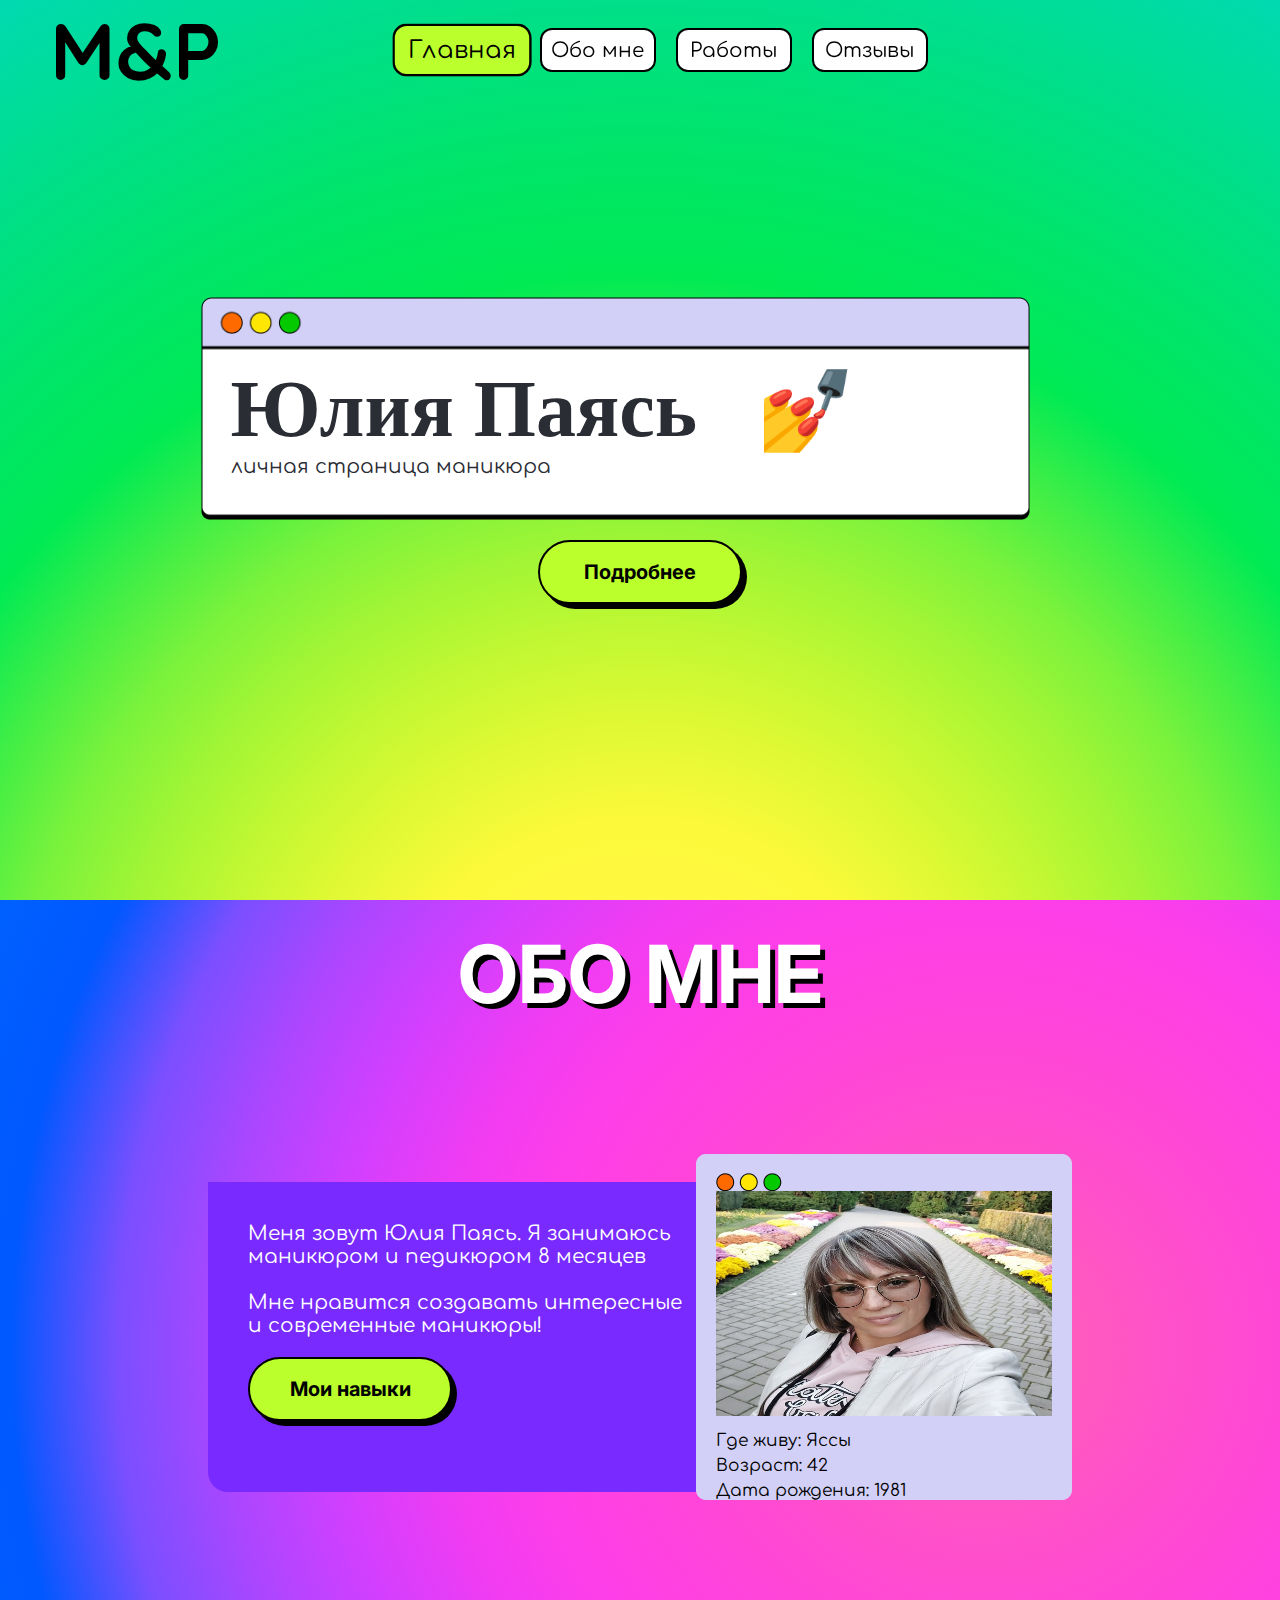
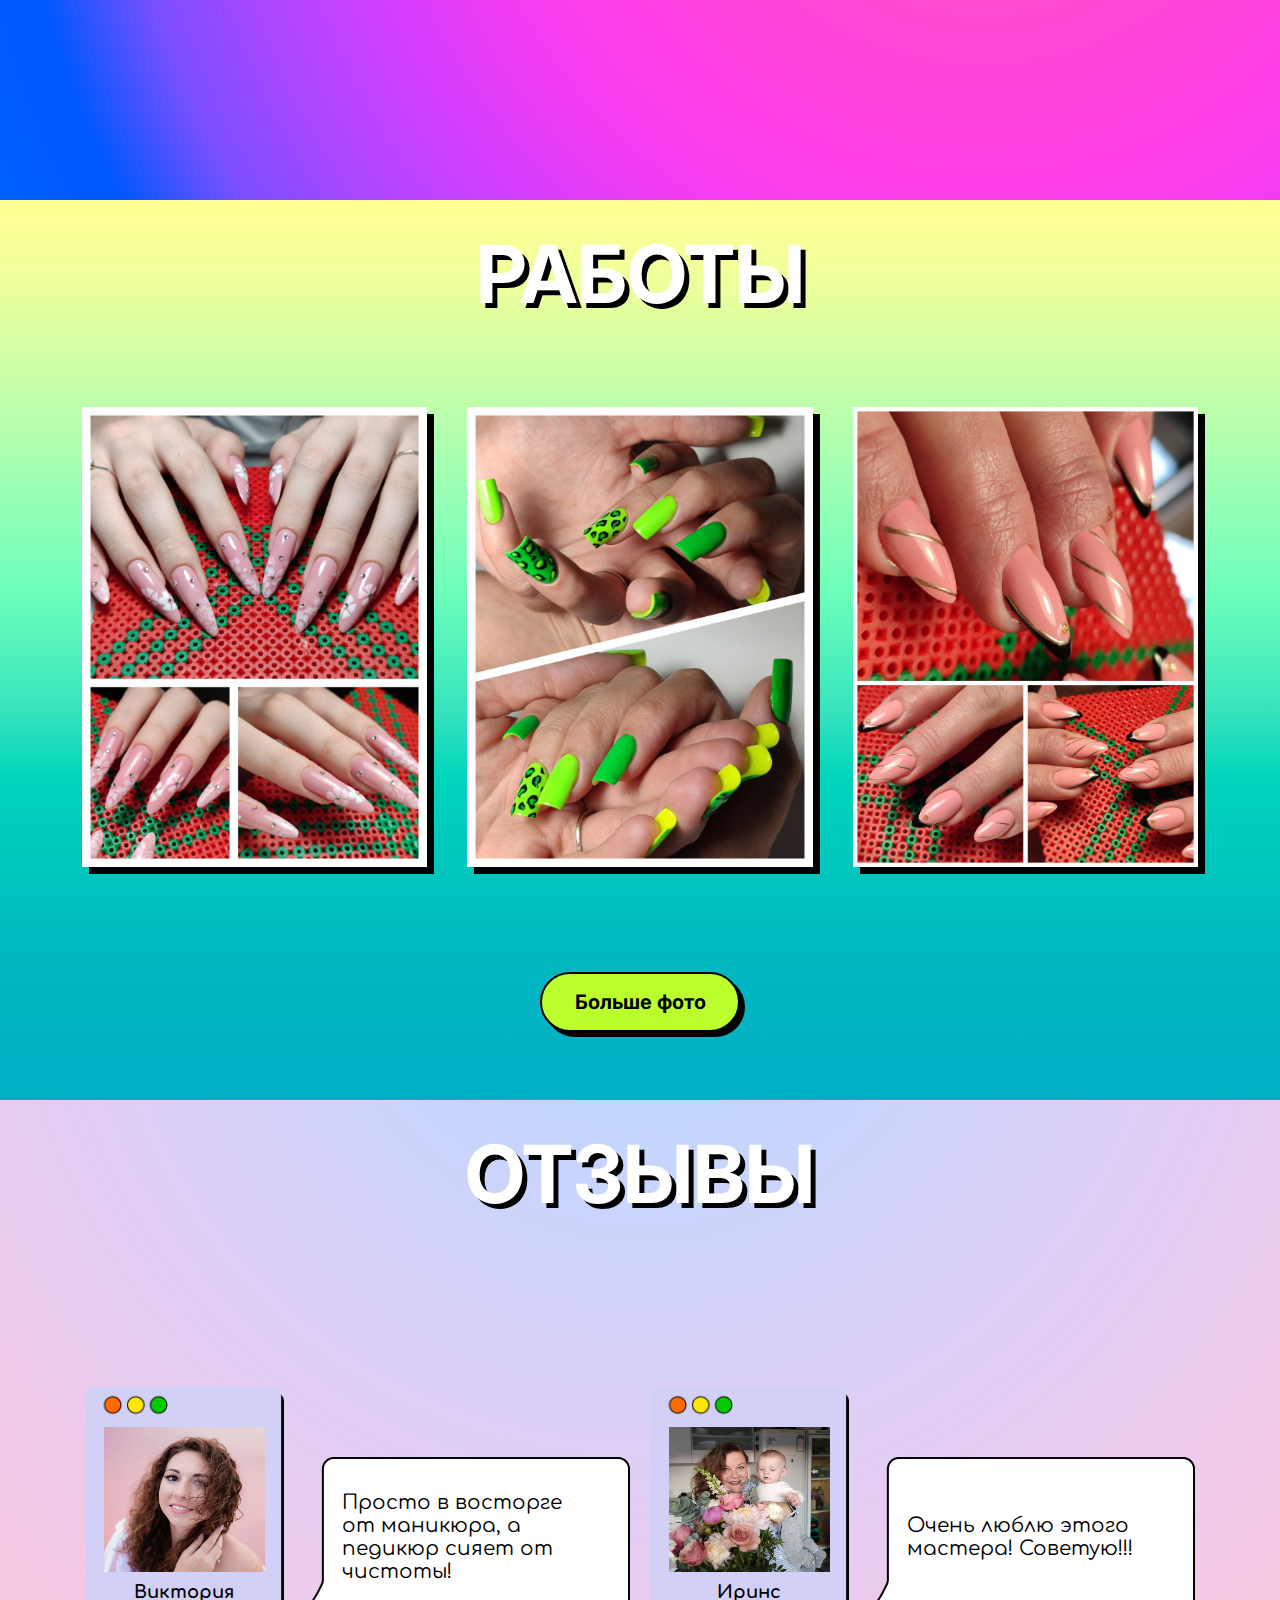
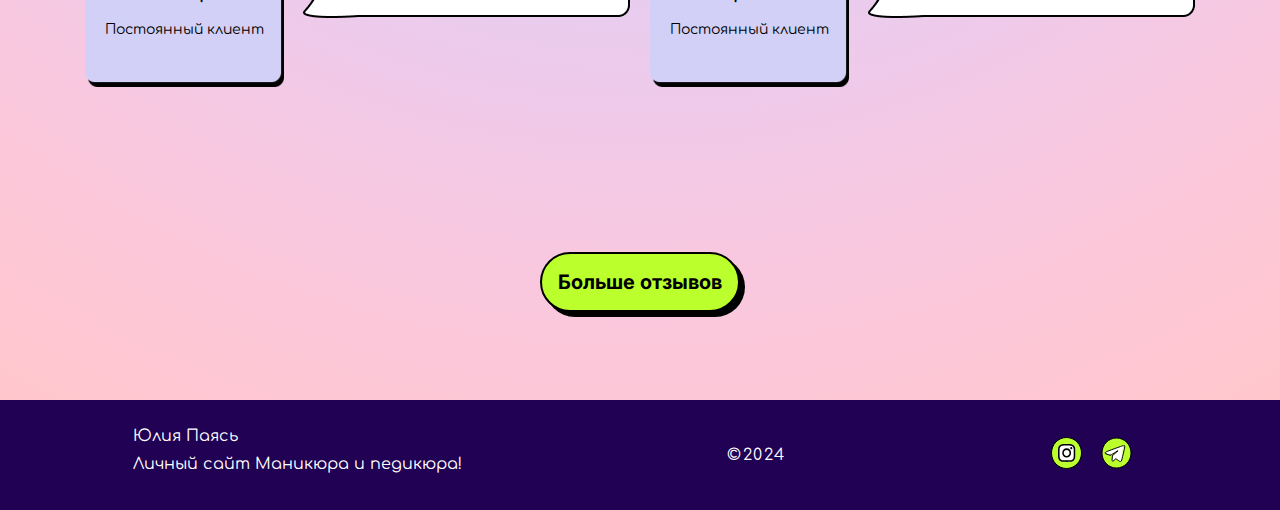
<file: index.html>
<!DOCTYPE html>
<html lang="en">
<head>
    <meta charset="UTF-8">
    <meta name="viewport" content="width=device-width, initial-scale=1.0">
    <link rel="preconnect" href="https://fonts.googleapis.com">
    <link rel="preconnect" href="https://fonts.gstatic.com" crossorigin>
    <link href="https://fonts.googleapis.com/css2?family=Quicksand:wght@300..700&display=swap" rel="stylesheet">
    <link rel="preconnect" href="https://fonts.googleapis.com">
    <link rel="preconnect" href="https://fonts.gstatic.com" crossorigin>
    <link href="https://fonts.googleapis.com/css2?family=Aleo:ital,wght@0,100..900;1,100..900&family=Roboto+Slab:wght@100..900&display=swap" rel="stylesheet">
    <title>M&P</title>
    <link rel="stylesheet" href="style.css">
</head>
<body>
    <nav>
        <header>
        <div class="fixed-menu">
            <h1 class="logo">M&P</h1>
            <div class="nav-links">
                <a class="nav-link main-link active" href="#main">Главная</a>
                <a class="nav-link about-link" href="#about">Обо мне</a>
                <a class="nav-link works-link" href="#works">Работы</a>
                <a class="nav-link works-link" href="#comments">Отзывы</a>
            </div>
            <div class="mobile-button">
                <img class="mobile-btn" src="img/mobile_menu.png" width="40">
                <img class="mobile-btn btn-hide" src="img/close_menu.png" width="40">
            </div>
            <div class="mobile-menu hide">
                <div class="mobile-nav">
                    <div class="mobile-nav-links">
                        <a class="nav-link" href="#main">Главная</a>
                        <a class="nav-link" href="#about">Обо мне</a>
                        <a class="nav-link" href="#works">Работы</a>
                        <a class="nav-link" href="#comments">Отзывы</a>
                    </div>
                </div>
            </div>
        </div>
    </header>
    </nav>

    <section id="main">
        <div class="main-block">
            <div class="main-content">
                <h1 class="main-title">Юлия Паясь</h1>
                <p class="main-subtitle">личная страница маникюра</p>
            </div>
            <div class="button buttonXS">
                <a href="./Info/index.html">Подробнее</a>  
            </div>
        </div>
    </section>

    <section id="about">
        <h1 class="title">ОБО МНЕ</h1>
            <div class="about-block">
                <div class="about-content">
                    <div class="about-text">
                        <p class="about-title"> Меня зовут Юлия Паясь. 
                            Я занимаюсь маникюром и педикюром 
                            8 месяцев <br><br>
                            Мне нравится создавать интересные и 
                            современные маникюры!
                        </p>
                        <div class="button buttonXS">
                            <a href="#works">Мои навыки</a>
                        </div>
                    </div>
                </div>
                <div class="about-card">
                    <img src="photo_2022-11-07_10-36-36-fotor-20240613152212.png">
                    <p>Где живу: Яссы</p>
                    <p>Возраст: 42</p>
                    <p>Дата рождения: 1981</p>
                </div>
            </div>
    </section>
    <section id="works">
        <h1 class="title">РАБОТЫ</h1>
        <div class="works-block">
            <img src="photo_2024-06-09_18-53-26.jpg" alt="">
            <img src="photo_2024-06-09_18-53-59.jpg" alt="">
            <img src="photo_2024-06-09_18-53-02.jpg" alt="">
        </div>
        <button class="button buttonX b"><a href="./Photo/index.html">Больше фото</a></button>
    </section>

    <section id="comments">
        <h1 class="title">ОТЗЫВЫ</h1>
        <div class="comments-block"> 
            <div class="comment-card">
                <img src="abobyc.png">
                <h3>Виктория</h3>
                <p>Постоянный клиент</p>
            </div>
            <div class="comment">
                <p>
                    Просто в восторге от маникюра, а педикюр сияет от чистоты! 
                </p>
            </div>
            <div class="comment-card">
                <img src="photo_2024-05-16_20-56-14-fotor-2024061217824.png">
                <h3>Иринс</h3>
                <p>Постоянный клиент</p>
            </div>
            <div class="comment">
                <p>
                   Очень люблю этого мастера! Советую!!!
                </p>
            </div>
        </div>
        <button class="button buttonX" id="button"><a href="./Comments/index.html">Больше отзывов</a></button>
    </section>
    <footer>
        <div class="footer-info">
            <p>Юлия Паясь</p>
            <p>Личный сайт Маникюра и педикюра!</p>
        </div>
        <div class="footer-year">
            <p>©2024</p>
        </div>
        <div class="footer-links">
            <a href="https://www.instagram.com/nail_beauty_yuliia?igsh=MTdxOHZuMDhiZ21zcQ=="><img src="img/instagram.svg"></a>
            <a href="https://t.me/+380679310561"><img src="img/telegram.svg"></a>
        </div>
    </footer>

    <script src="script.js"></script>
</body>
</html>
</file>
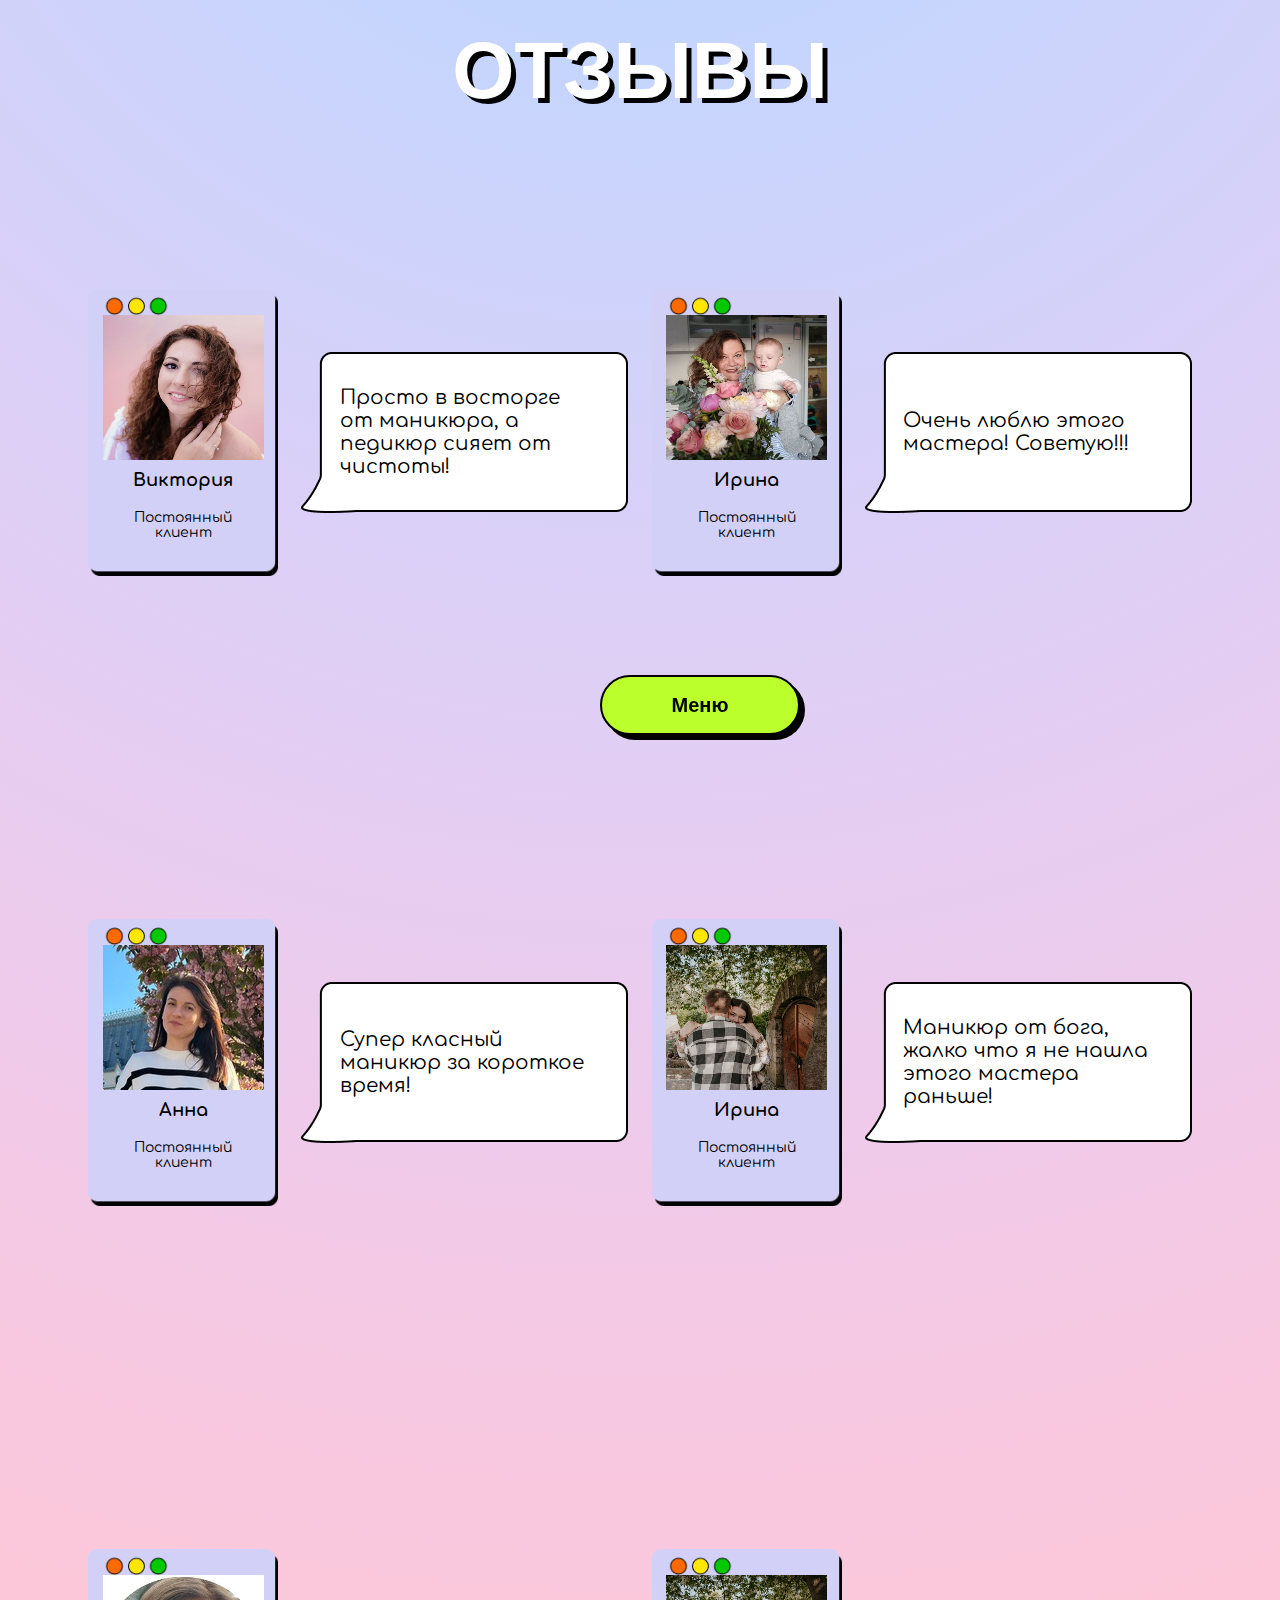
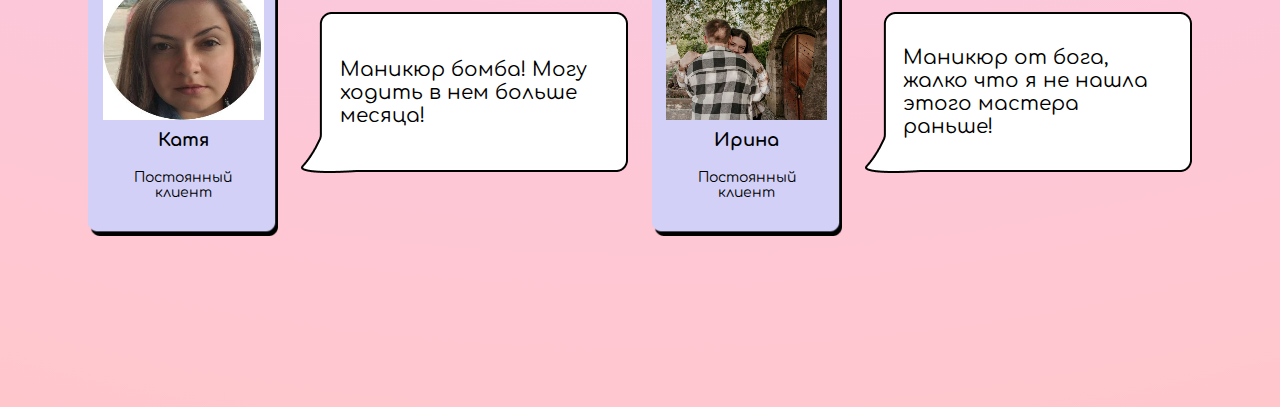
<file: Comments/index.html>
<!DOCTYPE html>
<html lang="en">
<head>
    <meta charset="UTF-8">
    <meta name="viewport" content="width=device-width, initial-scale=1.0">
    <title>Comments</title>
    <link rel="stylesheet" href="./style.css">
</head>
    <body>
        <section id="comments">
        <header>
            <button class="button"><a href="https://lakatron4k.github.io/MandP/">Меню</a></button>
        </header>
            <h1 class="title">ОТЗЫВЫ</h1>
            <div class="comments-block"> 
                <div class="comment-card">
                    <img src="abobyc.png">
                    <h3>Виктория</h3>
                    <p>Постоянный клиент</p>
                </div>
                <div class="comment">
                    <p>
                        Просто в восторге от маникюра, а педикюр сияет от чистоты!
                    </p>
                </div>
                <div class="comment-card">
                    <img src="photo_2024-05-16_20-56-14-fotor-2024061217824.png">
                    <h3>Ирина</h3>
                    <p>Постоянный клиент</p>
                </div>
                <div class="comment">
                    <p>
                       Очень люблю этого мастера! Советую!!!
                    </p>
                </div>
            </div>
            <div class="comments-block"> 
                <div class="comment-card">
                    <img src="photo_2023-05-12_00-02-33-fotor-20240613154934.png">
                    <h3>Анна</h3>
                    <p>Постоянный клиент</p>
                </div>
                <div class="comment">
                    <p>
                        Супер класный маникюр за короткое время!
                    </p>
                </div>
                <div class="comment-card">
                    <img src="photo_2023-05-10_22-47-56-fotor-20240613155336.png">
                    <h3>Ирина</h3>
                    <p>Постоянный клиент</p>
                </div>
                <div class="comment">
                    <p>
                       Маникюр от бога, жалко что я не нашла этого мастера раньше!
                    </p>
                </div>
            </div>
            <div class="comments-block"> 
                <div class="comment-card">
                    <img src="photo_2024-06-14_11-55-34-fotor-20240614115829.png">
                    <h3>Катя</h3>
                    <p>Постоянный клиент</p>
                </div>
                <div class="comment">
                    <p>
                        Маникюр бомба! Могу ходить в нем больше месяца!
                    </p>
                </div>
                <div class="comment-card">
                    <img src="photo_2023-05-10_22-47-56-fotor-20240613155336.png">
                    <h3>Ирина</h3>
                    <p>Постоянный клиент</p>
                </div>
                <div class="comment">
                    <p>
                       Маникюр от бога, жалко что я не нашла этого мастера раньше!
                    </p>
                </div>
            </div>
        </section>
    </body>
</html>
</file>
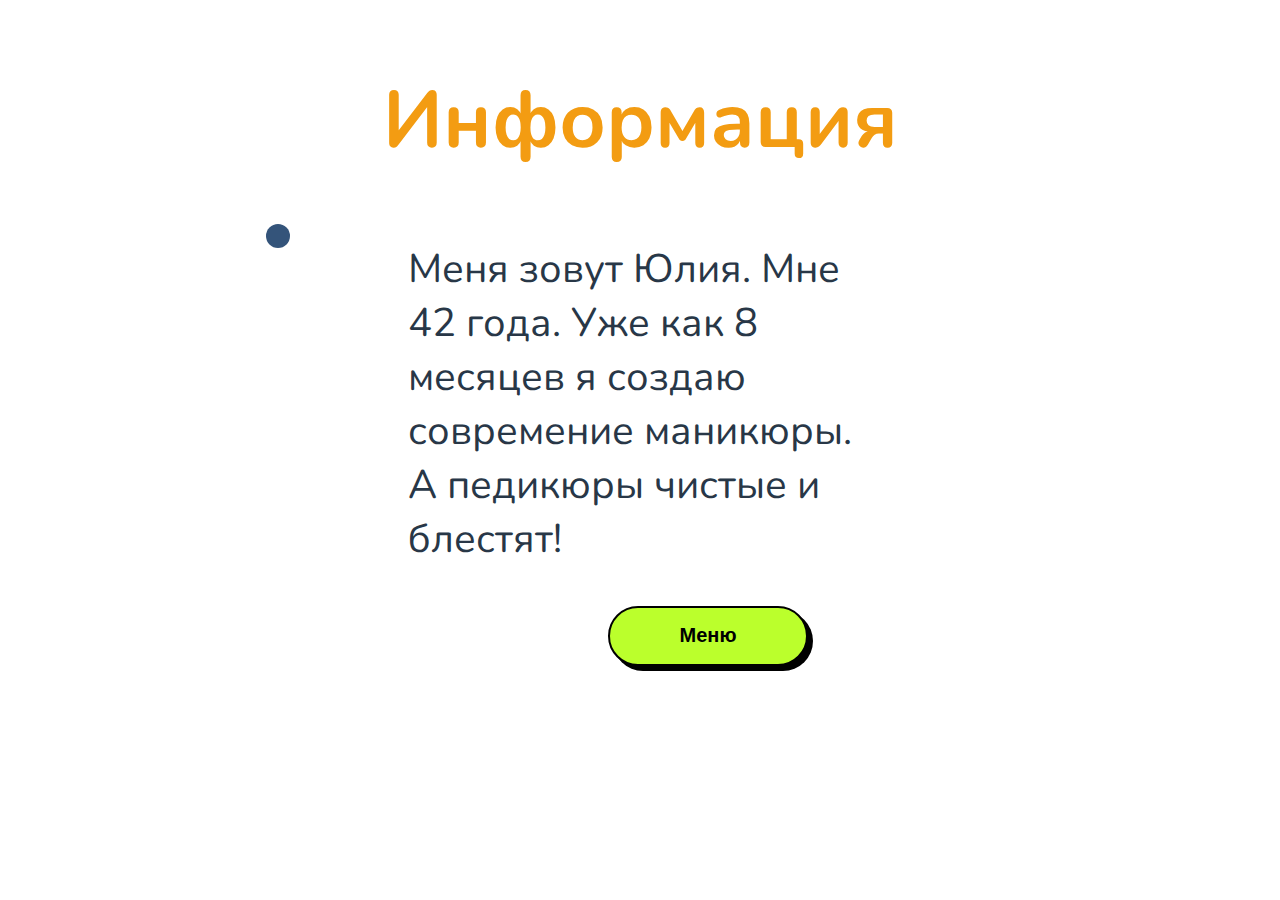
<file: Info/index.html>
<!DOCTYPE html>
<html lang="en">
<head>
    <meta charset="UTF-8">
    <meta name="viewport" content="width=device-width, initial-scale=1.0">
    <link rel="preconnect" href="https://fonts.googleapis.com">
    <link rel="preconnect" href="https://fonts.gstatic.com" crossorigin>
    <link href="https://fonts.googleapis.com/css2?family=Nunito:ital,wght@0,200..1000;1,200..1000&display=swap" rel="stylesheet">
    <title>Info</title>
    <link rel="stylesheet" href="style.css">
</head>
    <body>
        <h2>Информация</h2>
        <p>Меня зовут Юлия. Мне 42 года. Уже как 8 месяцев я создаю современие маникюры.
            А педикюры чистые и блестят!
        </p>
        <button><a href="https://lakatron4k.github.io/MandP/">Меню</a></button>
    </body>
</html>
</file>
<file: style.css>
@import url('https://fonts.googleapis.com/css2?family=Comfortaa:wght@700&family=Inter:wght@700&display=swap');

*{
    margin: 0;
    font-family: 'Inter', sans-serif;
    scroll-behavior: smooth;
}

section{
    background-position: center;
    background-repeat: no-repeat;
    background-size: cover;
    min-height: 100vh;
    position: relative;
}

#main{
background-image: radial-gradient(circle at 50% 120.71%, #fff358 0, #fff64c 7.14%, #fff841 14.29%, #fbf939 21.43%, #e0f934 28.57%, #c2f832 35.71%, #a1f535 42.86%, #79f23c 50%, #3fee46 57.14%, #00ea54 64.29%, #00e663 71.43%, #00e375 78.57%, #00df88 85.71%, #00dc9c 92.86%, #00d9b1 100%);
}

 #about{
    background-image: radial-gradient(circle at 76.77% 50%, #ff65b3 0, #ff59c0 10%, #ff4ecd 20%, #ff45d9 30%, #ff3fe6 40%, #f23cf2 50%, #d33ffe 60%, #ad46ff 70%, #7b4fff 80%, #0058ff 90%, #0060ff 100%);
 }
 #works{
    background-image: linear-gradient(180deg, #ffff93 0, #f4ff9a 7.14%, #dcffa2 14.29%, #c3ffaa 21.43%, #a8ffb1 28.57%, #8dffb7 35.71%, #70ffbb 42.86%, #53f2bc 50%, #33e3bc 57.14%, #00d5bc 64.29%, #00cabd 71.43%, #00c0be 78.57%, #00b8c0 85.71%, #00b2c3 92.86%, #00aec7 100%);
 }
 
 #comments{
    background-image: radial-gradient(circle at 50% -20.71%, #b2dafc 0, #b8d9fd 6.25%, #bed7fd 12.5%, #c5d5fd 18.75%, #ccd4fc 25%, #d2d2fa 31.25%, #d9d0f8 37.5%, #dfcff5 43.75%, #e5cdf2 50%, #eaccee 56.25%, #efcaea 62.5%, #f4c9e5 68.75%, #f8c8e0 75%, #fbc8db 81.25%, #fdc7d6 87.5%, #ffc7d1 93.75%, #ffc7cc 100%);
 }

 .main-block, .about-block, .works-block, .comments-block{
    display: flex;
    justify-content: center;
    align-items: center;
    min-height: 70vh;
}

.main-block{
    flex-direction: column;
    height: 100vh;
}

.main-content{
    background-image: url(img/form1.png);
    background-repeat: no-repeat;
    background-size: contain;
    width: 849px;
    height: 223px;
    padding-left: 30px;
    z-index: 2;
}

.main-title{
    padding-top: 67px;
    color: #2B2D35;
    font-size: 80px;
    font-family: Georgia, 'Times New Roman', Times, serif;
}
.main-title::before{
    content:"💅";
    position: absolute;
    margin-left: 525px;
    width: 0px;
    height: 0px;
    border-radius: 1px;
    background-color: #34547A;
    animation: updown 2s infinite;
    transition: 500ms;
}
@keyframes updown{
    0%{
        margin-left: 525px;
    }
    50%{
        margin-top: 45px;
        margin-left: 525px;
    }
    100%{
        margin-left: 525px;
    }
}
.main-subtitle{
    color: #2B2D35;
    font-size: 20px;
    font-family: 'Comfortaa';
}

.button{
    width: 200px;
    height: 60px;
    border-radius: 100px;
    border: 2px solid #000;
    background: #BBFF2C;
    display: flex;
    justify-content: center;
    align-items: center;
    box-shadow: 5px 5px 0 #000000;
    margin-top: 20px;
    transition-duration: 0.3s;
}

.button a {
    color: #000;
    font-size: 20px;
    font-weight: 700;
    text-decoration: none;
}

.button:hover{
    background: #a0d826;
}

nav{
    position: fixed;
    top: 0;
    width: 100%;
    z-index: 10;
}

.logo{
    font-family: Quicksand;
    color: black;
    font-size: 80px;
    padding-left: 50px;
}

.fixed-menu{
    display: flex;
    justify-content: space-between;
    align-items: center;
    flex: 1;
}

.nav-links{
    display: flex;
    justify-content: center;
    flex-grow: 1;
    padding-right: 150px;
}

.nav-link{
    width: 112px;
    height: 40px;
    border-radius: 12px;
    border: 2px solid #000;
    background-color: #FFF;
    text-decoration: none;
    color: #000;
    font-size: 20px;
    font-family: 'Comfortaa';
    display: flex;
    justify-content: center;
    align-items: center;
    margin-right: 20px;
    transition-duration: 0.3s;
}

.active, .nav-link:hover{
    background-color: #BBFF2C;
    transform: scale(1.2, 1.2);
}

.mobile-button{
    display: none;
    width: 40px;
    position: absolute;
    right: 20px;
    top: 20px;
}

.hide{
    display: none;
}

.mobile-menu{
    position: absolute;
    top: 0;
    z-index: -1;
    width: 100%;
    background-color: #200153;
    min-height: 100vh;
}

.mobile-nav{
    height: 100vh;
    display: flex;
    flex-direction: column;
    justify-content: center;
    align-items: center;
}

.mobile-nav-links .nav-link{
    margin-bottom: 30px;
    width: 210px;
    height: 50px;
}

.off-scroll{
    overflow: hidden;
}


.moving-planet{
    background: url(img/moving-planet.png);
    background-repeat: no-repeat;
    width: 200px;
    height: 230px;
    transform: rotate(-15deg);
    position: absolute;
    bottom: 30px;
    left: 30px;
}

@keyframes planet-move {
	from{transform: translateY(0px);}
	to {transform: translateY(70px);}
}

.moving-planet, .moving-cloud, .moving-planet2{
    animation-name: planet-move;
    animation-duration: 2s;
    animation-iteration-count: infinite;
    animation-direction: alternate;
}

.title{
    padding-top: 25px;
    text-align: center;
    color: #FFF;
    font-size: 80px;
    text-shadow: 5px 5px 0 #000000;
}

/* Обо мне */

.about-content{
    width: 35%;
    height: 270px;
    border-radius: 0px 0px 0px 20px;
    background: #792AFF;
    padding-left: 40px ;
    padding-top: 40px;
    position: relative;
    display: flex;
}

.about-title{
    color: #FFF;
    font-size: 20px;
    max-width: 463px;
    margin-bottom: 20px;
    font-family: 'Comfortaa';
}

.about-card{
    background-image: url(img/form2.png);
    background-repeat: no-repeat;
    width: 376px;
    height: 346px;
    display: flex;
    flex-direction: column;
    justify-content: center;
    align-items: center;
    padding-top: 20px;
    position: relative;
}

.about-card p{
    color: #000;
    font-size: 17px;
    align-self: start;
    padding-left: 20px;
    line-height: 25px;
    font-family: 'Comfortaa';
}

.about-card img{
    padding-bottom: 12px;
}

.moving-cloud{
    background: url(img/cloud.png);
    background-repeat: no-repeat;
    width: 180px;
    height: 162px;
    position: absolute;
    bottom: 30px;
    left: 30px;
}

/* Работы */

 .works-block img{
     margin: 0 20px;
     width: 27%;
     box-shadow: 7px 7px 0 #000000;
 }

/* Отзывы */

 .comments-block{
    justify-content: space-evenly;
    max-width: 1150px;
    margin: auto;
}

.comment-card{
    background-image: url(img/card.png);
    background-repeat: no-repeat;
    background-position: center;
    background-size: contain;
    height: 300px;
    display: flex;
    flex-direction: column;
    justify-content: center;
    align-items: center;
    max-width: 200px;
}

.comment-card h3{
    font-size: 18px;
    font-family: 'Comfortaa';
    padding: 10px;

}
.comment-card  p{
    font-size: 14px;
    font-family: 'Comfortaa';
    padding: 10px 20px;
    text-align: center;
}

.comment{
    background-image: url(img/comment.png);
    background-repeat: no-repeat;
    background-position: center;
    background-size: contain;
    width: 327px;
    height: 161px;
    display: flex;
    justify-content: center;
    align-items: center;
}
.comment p{
    font-size: 20px;
    font-family: 'Comfortaa';
    max-width: 250px;
}

/* Подвал */

footer{
    background-color: #200153;
    height: 110px;
    display: flex;
    justify-content: space-around;
    align-items: center;
    color: #FFF;
}

.footer-info p{
    font-family: 'Comfortaa';
    padding-bottom: 10px;
}

.footer-year p{
    font-family: 'Comfortaa';
    letter-spacing: 1.5px;
}

.footer-links a{
    margin-right: 15px;
}

/* Мобильная адаптация */

@media (max-width: 1000px) {
    .mobile-button {
        display: block;
    } 
    
    .nav-links {
        display: none;
    }

    .logo{
        font-size: 40px;
        padding-left: 20px;
        padding-top: 10px;
    }

    .main-content{
        max-width: 320px;
    }

    .main-title{
        padding-top: 30px;
        font-size: 30px;
    }
    .main-title::before{
        content:"";
        position: absolute;
        margin-top: 69px;
        margin-left: 525px;
        width: 12px;
        height: 12px;
        border-radius: 5px;
        background-color: #34547A;
        animation: updown 1s infinite;
        transition: 500ms;
        display: none;
    }
    .main-subtitle{
        font-size: 15px;
    } 
    
    .planet, .moving-cloud, .moving-planet2{
        display: none;
    }

    .title{
        font-size: 50px;
        padding-top: 30px;
    }

    .about-block{
        flex-direction: column;
        margin-top: 20px;
        padding: 0;
    }

    .about-card{
        order: -1;
        background-size: contain;
        padding-top: 20px;
        width: 326px;
        height: 296px;
    }

    .about-card img{
        width: 85%;
    }

    .about-content{
        width: 75%;
        height: 250px;
        margin-bottom: 20px;
    }

    .about-title{
        font-size: 18px;
    }
    .works-block{
        flex-direction: column;
        padding: 20px 0;
    }

    .works-block img{
        margin: 20px 0;
        width: 80%;
    }

    .comments-block{
        flex-direction: column;
        align-items: center;
        justify-content: flex-start;
        margin: 0 auto;
        padding-top: 50px;
    }

    .comment{
        background-image: url(img/comment-mobile.png);
    }

    .comment p{
        font-size: 15px;
        max-width: 290px;
    }

    footer{
        height: 200px;
        flex-direction: column;
        justify-content: space-evenly;
        align-items: center;
    }

    .footer-info{
        text-align: center;
    }


    .button{
        width: 150px;
        height: 40px;
        z-index: 2;
    }
    
    .button a {
        font-size: 15px;
    }
 
}

.btn-hide{
    display: none;
}
h2{
    margin-bottom: 170px;
    margin-top: 75px;
}
.buttonX{
    margin: auto;
}
.b{
    margin-top: 20px;
}
</file>
<file: Comments/style.css>
@import url('https://fonts.googleapis.com/css2?family=Comfortaa:wght@300..700&display=swap');
#comments{
    background-image: radial-gradient(circle at 50% -20.71%, #b2dafc 0, #b8d9fd 6.25%, #bed7fd 12.5%, #c5d5fd 18.75%, #ccd4fc 25%, #d2d2fa 31.25%, #d9d0f8 37.5%, #dfcff5 43.75%, #e5cdf2 50%, #eaccee 56.25%, #efcaea 62.5%, #f4c9e5 68.75%, #f8c8e0 75%, #fbc8db 81.25%, #fdc7d6 87.5%, #ffc7d1 93.75%, #ffc7cc 100%);
 }
*{
    margin: 0;
    font-family: 'Inter', sans-serif;
    scroll-behavior: smooth;
}

section{
    background-position: center;
    background-repeat: no-repeat;
    background-size: cover;
    min-height: 100vh;
    position: relative;
}
.comments-block{
    display: flex;
    justify-content: center;
    align-items: center;
    min-height: 70vh;
}
.comments-block{
    justify-content: space-evenly;
    max-width: 1150px;
    margin: auto;
}

.comment-card{
    background-image: url(card.png);
    background-repeat: no-repeat;
    background-position: center;
    background-size: contain;
    height: 300px;
    display: flex;
    flex-direction: column;
    justify-content: center;
    align-items: center;
    width: 190px;
}

.comment-card h3{
    font-size: 18px;
    font-family: 'Comfortaa';
    padding: 10px;

}
.comment-card  p{
    font-size: 14px;
    font-family: 'Comfortaa';
    padding: 10px 20px;
    text-align: center;
}

.comment{
    background-image: url(comment.png);
    background-repeat: no-repeat;
    background-position: center;
    background-size: contain;
    width: 327px;
    height: 161px;
    display: flex;
    justify-content: center;
    align-items: center;
}
.comment p{
    font-size: 20px;
    font-family: 'Comfortaa';
    max-width: 250px;
}
.title{
    padding-top: 25px;
    text-align: center;
    color: #FFF;
    font-size: 80px;
    text-shadow: 5px 5px 0 #000000;
}
.button{
    width: 200px;
    height: 60px;
    border-radius: 100px;
    border: 2px solid #000;
    background: #BBFF2C;
    display: flex;
    justify-content: center;
    align-items: center;
    box-shadow: 5px 5px 0 #000000;
    transition-duration: 0.3s;
    position: fixed;
    margin-left: 600px;
    margin-top: 675px;
}

.button a {
    color: #000;
    font-size: 20px;
    font-weight: 700;
    text-decoration: none;
}
@media (max-width: 1000px){
    .comments-block{
        flex-direction: column;
        align-items: center;
        justify-content: flex-start;
        margin: 0 auto;
        padding-top: 50px;
    }

    .comment{
        background-image: url(comment-mobile.png);
    }

    .comment p{
        font-size: 15px;
        max-width: 290px;
    }
    .title{
        font-size: 50px;
        padding-top: 30px;
    }
    .button{
        width: 150px;
        height: 40px;
        z-index: 2;
        margin-left: 333px;
    }
    
    .button a {
        font-size: 15px;
    }
 
}
</file>
<file: Info/style.css>
h2{
    font-size: 80px;
    color: #F39C12;
    display: flex;
    justify-content: center;
    font-family: 'Nunito';
}
p{
    font-size: 40px;
    color: #283747  ;
    display: flex;
    justify-content: center;
    padding-left: 400px;
    padding-right: 400px;
    font-family: 'Nunito';
}
button{
    width: 200px;
    height: 60px;
    border-radius: 100px;
    border: 2px solid #000;
    background: #BBFF2C;
    display: flex;
    justify-content: center;
    align-items: center;
    box-shadow: 5px 5px 0 #000000;
    margin-left: 600px;
    transition-duration: 0.3s;
}
a{
    color: #000;
    font-size: 20px;
    font-weight: 600;
    text-decoration: none;
}
p::before{
    content:"";
    position: absolute;
    margin-top: -18px;
    margin-left: -725px;
    width: 24px;
    height: 24px;
    border-radius: 12px;
    background-color: #34547A;
    animation: updown 8s infinite;
    transition: 500ms;
}
@keyframes updown{
    0%{
        margin-top: -18px;
        margin-left: -725px;
    }
    25%{
        margin-top: 275px;
        margin-left: -725px;
    }
    50%{
        margin-top: 275px;
        margin-left: 650px;
    }
    75%{
        margin-top: -18px;
        margin-left: 650px;
    }
    100%{
        margin-top: -18px;
        margin-left: -725px;
    }
}
@media (max-width: 800px) {
    h2{
        font-size: 48px;
        color: #F39C12;
        display: flex;
        justify-content: center;
        font-family: 'Nunito';
    }
    p{
        font-size: 32px;
        color: #283747;
        display: flex;
        justify-content: center;
        margin: auto;
        padding-left: 75px;
        padding-right: 75px;
        font-family: 'Nunito';
    }
    button{
        width: 125px;
        height: 45px;
        border-radius: 50px;
        border: 2px solid #000;
        background: #BBFF2C;
        display: flex;
        justify-content: center;
        align-items: center;
        box-shadow: 3px 3px 0 #000000;
        margin: auto;
        transition-duration: 0.3s;
    }
    a{
        color: #000;
        font-size: 12px;
        font-weight: 600;
        text-decoration: none;
    }
    p::before{
        content:"";
        position: absolute;
        margin-top: -18px;
        margin-left: -725px;
        width: 24px;
        height: 24px;
        border-radius: 12px;
        background-color: #34547A;
        animation: updown 8s infinite;
        transition: 500ms;
        display: none;
    }
}
@media (min-width: 801px) and (max-width: 1250px) {
    h2{
        font-size: 64px;
        color: #F39C12;
        display: flex;
        justify-content: center;
        font-family: 'Nunito';
    }
    p{
        font-size: 48px;
        color: #283747;
        display: flex;
        justify-content: center;
        padding-left: 50px;
        padding-right: 50px;
        font-family: 'Nunito';
    }
    button{
        width: 175px;
        height: 50px;
        border-radius: 88px;
        border: 2px solid #000;
        background: #BBFF2C;
        display: flex;
        justify-content: center;
        align-items: center;
        box-shadow: 5px 5px 0 #000000;
        margin-left: 325px;
        transition-duration: 0.3s;
    }
    a{
        color: #000;
        font-size: 12px;
        font-weight: 600;
        text-decoration: none;
    }
    p::before{
        content:"";
        position: absolute;
        margin-top: -18px;
        margin-left: -725px;
        width: 24px;
        height: 24px;
        border-radius: 12px;
        background-color: #34547A;
        animation: updown 8s infinite;
        transition: 500ms;
        display: none;
    }
}
</file>
